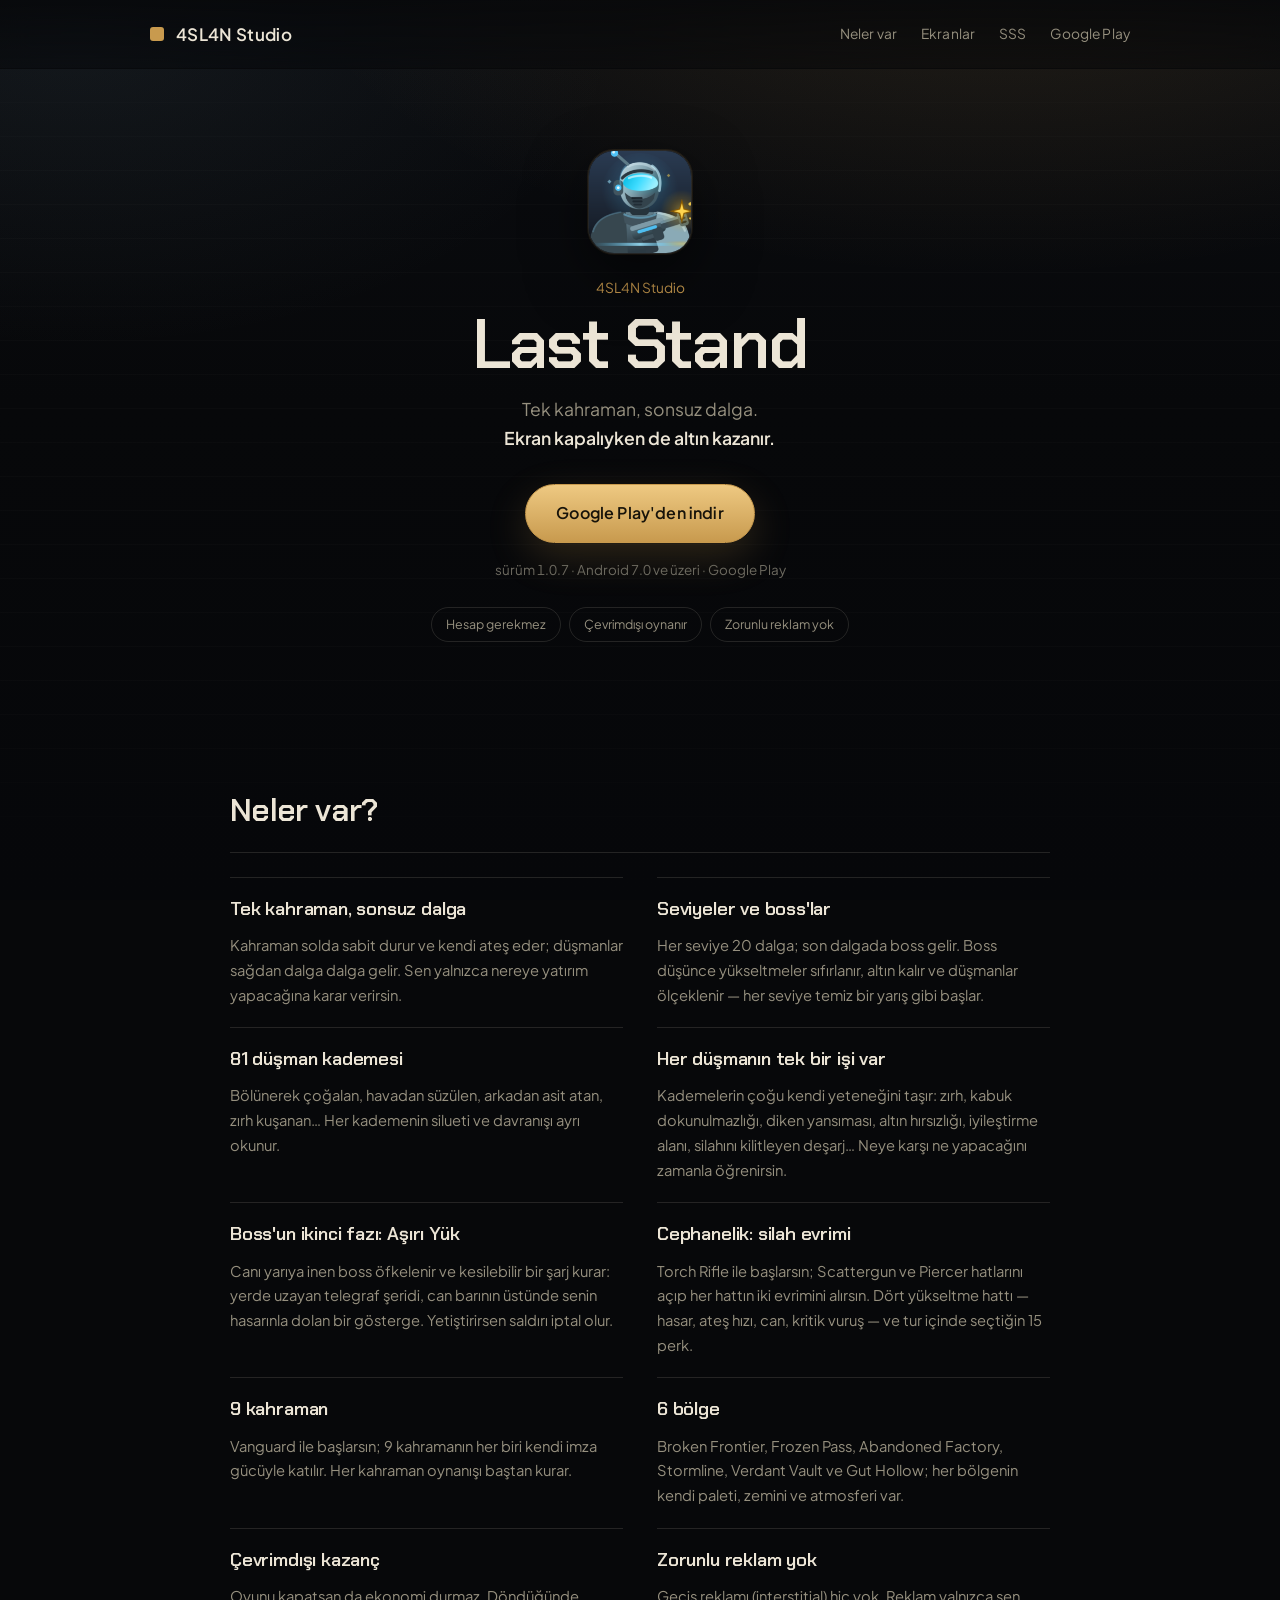
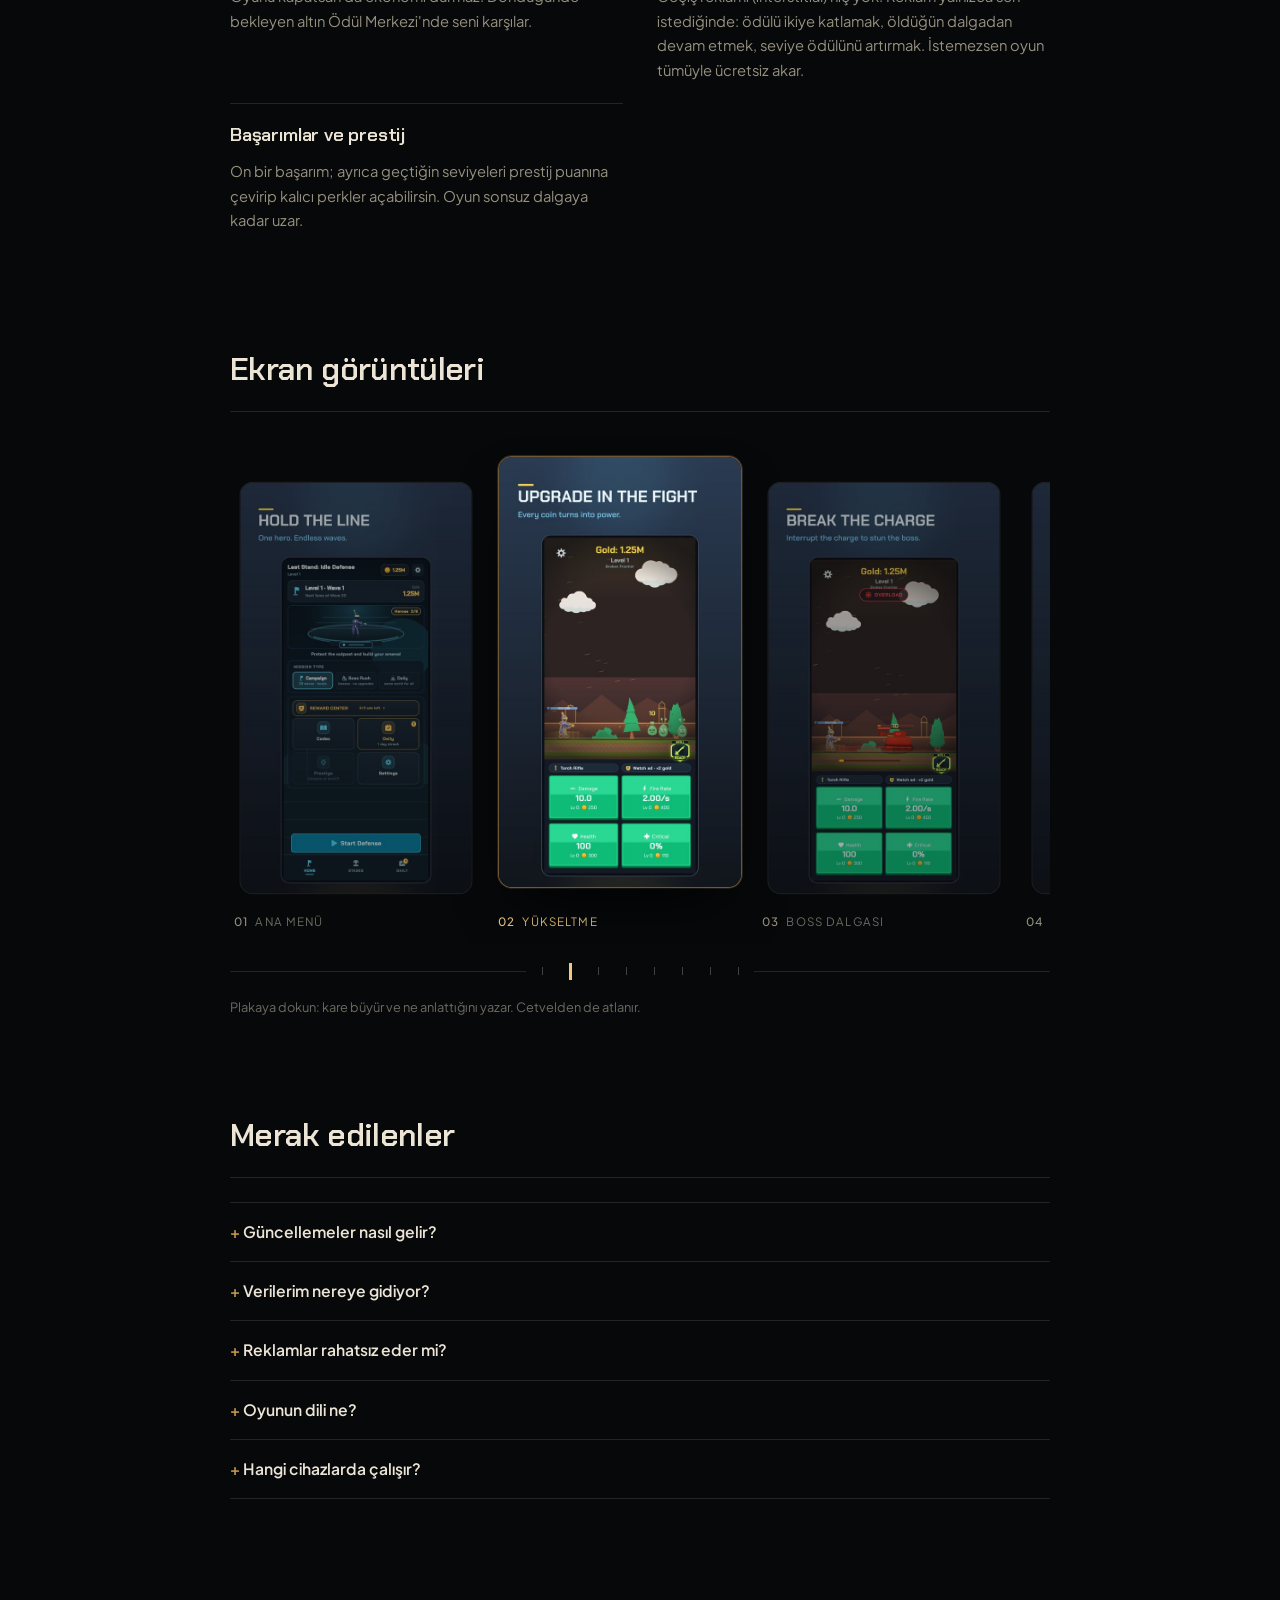
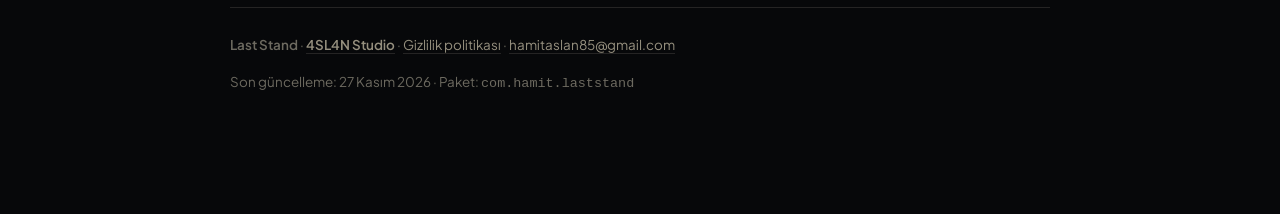
<file: last-stand/index.html>
<!DOCTYPE html>
<html lang="tr">
<head>
<meta charset="utf-8">
<meta name="viewport" content="width=device-width, initial-scale=1">
<title>Last Stand: Idle Defense — Idle Kule Savunması · Google Play</title>
<meta name="description" content="Last Stand: tek kahraman, sonsuz dalga. 81 düşman kademesi, boss'lar, silah evrimleri ve ekran kapalıyken de işleyen bir ekonomi. Google Play'de ücretsiz.">
<meta name="theme-color" content="#07080A">
<meta name="robots" content="index, follow">
<meta name="author" content="4SL4N Studio">
<meta name="application-name" content="Last Stand">
<meta name="keywords" content="idle oyun, kule savunma, tower defense, idle defense, android oyun, google play, çevrimdışı oyun, sonsuz dalga">
<link rel="canonical" href="https://hamit4sl4n.github.io/last-stand/">
<link rel="sitemap" type="application/xml" href="https://hamit4sl4n.github.io/last-stand/sitemap.xml">
<link rel="icon" type="image/png" href="gorseller/simge-48.png">
<meta property="og:type" content="website">
<meta property="og:site_name" content="Last Stand">
<meta property="og:locale" content="tr_TR">
<meta property="og:title" content="Last Stand: Idle Defense — tek kahraman, sonsuz dalga">
<meta property="og:description" content="Idle kule savunması: 81 düşman kademesi, boss'lar ve silah evrimleri. Google Play'de ücretsiz.">
<meta property="og:url" content="https://hamit4sl4n.github.io/last-stand/">
<meta property="og:image" content="https://hamit4sl4n.github.io/last-stand/gorseller/kapak.jpg">
<meta property="og:image:width" content="1024">
<meta property="og:image:height" content="500">
<meta property="og:image:alt" content="Last Stand kapak görseli: kahraman ve yaklaşan düşman dalgası">
<meta property="og:image:type" content="image/jpeg">
<meta name="twitter:card" content="summary_large_image">
<meta name="twitter:title" content="Last Stand: Idle Defense — tek kahraman, sonsuz dalga">
<meta name="twitter:description" content="81 düşman kademesi, boss'lar, silah evrimleri. Google Play'de ücretsiz.">
<meta name="twitter:image" content="https://hamit4sl4n.github.io/last-stand/gorseller/kapak.jpg">
<link rel="stylesheet" href="varliklar/yazitipleri.css">
<link rel="stylesheet" href="varliklar/kimlik.css">
<!-- uygulama-paketi: com.hamit.laststand -->
<script type="application/ld+json">
{
  "@context": "https://schema.org",
  "@type": "SoftwareApplication",
  "name": "Last Stand: Idle Defense",
  "alternateName": "Last Stand",
  "applicationCategory": "GameApplication",
  "applicationSubCategory": "Tower Defense",
  "operatingSystem": "Android 7.0 ve üzeri",
  "softwareVersion": "1.0.7",
  "url": "https://hamit4sl4n.github.io/last-stand/",
  "downloadUrl": "https://play.google.com/store/apps/details?id=com.hamit.laststand",
  "installUrl": "https://play.google.com/store/apps/details?id=com.hamit.laststand",
  "inLanguage": "en",
  "isAccessibleForFree": true,
  "offers": {
    "@type": "Offer",
    "price": "0",
    "priceCurrency": "TRY"
  },
  "publisher": {
    "@type": "Organization",
    "name": "4SL4N Studio"
  },
  "description": "Last Stand: Idle Defense — tek kahramanın solda durup otomatik ateş ettiği, düşmanların dalga dalga geldiği bir idle kule savunması. 81 düşman kademesi, boss'lar ve silah evrimleri.",
  "screenshot": "https://hamit4sl4n.github.io/last-stand/gorseller/ekran-01.jpg",
  "featureList": [
    "Idle kule savunması: tek kahraman, sonsuz dalga",
    "Seviye başına 20 dalga, sonunda boss",
    "81 düşman kademesi, her birinin kendi yeteneği",
    "Boss ikinci fazı: kesilebilir şarj saldırısı",
    "Silah evrimleri: Torch Rifle, Scattergun, Piercer",
    "9 kahraman ve dört yükseltme hattı",
    "6 bölge, kendi paletiyle",
    "Çevrimdışı kazanç ve Ödül Merkezi"
  ]
}
</script>
<script type="module" src="varliklar/murekkep.js"></script>
<style>
  
  .kap { max-width: 900px; margin: 0 auto; padding: 0 var(--bosluk) 80px; }
  
  .marka-isaret {
    display: inline-block;
    width: 14px;
    height: 14px;
    border-radius: 3px;
    background: var(--pirinc);
    flex: 0 0 auto;
  }
  
  .uygulama-kahraman {
    position: relative;
    padding: clamp(40px, 9vh, 84px) 0 clamp(30px, 6vh, 52px);
    text-align: center;
  }
  .simge {
    width: 104px;
    height: 104px;
    border-radius: 26px;
    display: block;
    margin: 0 auto 22px;
    border: 1px solid var(--kenar);
    box-shadow: 0 22px 60px rgba(0, 0, 0, .55), 0 0 0 1px rgba(200, 154, 78, .12);
  }
  .amblem {
    display: block;
    font-size: .86rem;
    color: var(--pirinc);
    margin: 0 0 12px;
  }
  .uygulama-kahraman h1 {
    font-family: var(--yazi-baslik);
    font-size: clamp(2.6rem, 11vw, 4.4rem);
    line-height: .96;
    letter-spacing: -.03em;
    font-weight: 600;
    margin: 0 0 16px;
  }
  .slogan {
    color: var(--kagit-soluk);
    font-size: clamp(.98rem, .35vw + .9rem, 1.1rem);
    max-width: 34em;
    margin: 0 auto 30px;
  }
  .slogan strong { color: var(--kagit); }
  .surum {
    color: var(--kagit-silik);
    font-size: .84rem;
    margin: 16px 0 0;
    font-variant-numeric: tabular-nums;
  }
  .rozetler {
    list-style: none;
    display: flex;
    flex-wrap: wrap;
    gap: 8px;
    justify-content: center;
    padding: 0;
    margin: 26px 0 0;
  }
  .rozetler li {
    font-size: .78rem;
    color: var(--kagit-soluk);
    padding: 6px 14px;
    border: 1px solid var(--kenar);
    border-radius: 999px;
  }
  
  section { margin-top: clamp(52px, 10vh, 92px); }
  section > h2 {
    font-family: var(--yazi-baslik);
    font-size: clamp(1.4rem, 3vw, 2rem);
    font-weight: 600;
    letter-spacing: -.02em;
    margin: 0 0 24px;
    padding-bottom: 14px;
    border-bottom: 1px solid var(--kenar);
  }
  
  .izgara {
    display: grid;
    grid-template-columns: repeat(auto-fill, minmax(258px, 1fr));
    gap: 0 clamp(20px, 3vw, 34px);
  }
  .kart {
    border-top: 1px solid var(--kenar);
    padding: 16px 0 20px;
  }
  .kart h3 {
    font-family: var(--yazi-baslik);
    margin: 0 0 8px;
    font-size: 1.16rem;
    font-weight: 600;
    letter-spacing: -.01em;
    color: var(--kagit);
  }
  .kart p { margin: 0; font-size: .92rem; color: var(--kagit-soluk); }
  
  .masa {
    display: flex;
    gap: clamp(12px, 2.4vw, 20px);
    overflow-x: auto;
    margin: 0;
    padding: 30px 4px 12px;
    list-style: none;
    scroll-snap-type: x mandatory;
    -webkit-overflow-scrolling: touch;
    scrollbar-width: none;
  }
  .masa::-webkit-scrollbar { display: none; }
  .masa-kart { flex: 0 0 auto; width: clamp(184px, 44vw, 244px); scroll-snap-align: center; margin: 0; }
  .masa-dugme {
    display: block;
    width: 100%;
    padding: 0;
    margin: 0;
    cursor: zoom-in;
    border: 1px solid var(--kenar);
    border-radius: var(--yuvarlak);
    background: var(--gece-kutu);
    overflow: hidden;
    
    transform: translateY(6px) scale(.955);
    opacity: .66;
    transition: transform var(--hizli) var(--yumusak), opacity var(--hizli) linear,
                border-color var(--hizli) linear, box-shadow var(--hizli) var(--yumusak);
  }
  .masa-kart img { display: block; width: 100%; aspect-ratio: 9 / 16; object-fit: cover; }
  .masa-kart[data-aktif] .masa-dugme {
    transform: translateY(-10px) scale(1);
    opacity: 1;
    border-color: rgba(200, 154, 78, .5);
    box-shadow: 0 28px 54px -20px rgba(0, 0, 0, .85), 0 0 0 1px rgba(238, 201, 130, .16);
  }
  .masa-dugme:hover { border-color: var(--kenar-kuvvetli); }
  .masa-dugme:focus-visible { outline: 2px solid var(--pirinc-parlak); outline-offset: 3px; }
  .masa-kunye {
    display: flex;
    align-items: baseline;
    gap: 8px;
    margin: 14px 0 0;
    font-size: .72rem;
    letter-spacing: .1em;
    text-transform: uppercase;
    color: var(--kagit-silik);
    transition: color var(--hizli) linear;
  }
  .masa-kunye b { font-weight: 500; letter-spacing: .06em; color: var(--kagit-soluk); }
  .masa-kart[data-aktif] .masa-kunye,
  .masa-kart[data-aktif] .masa-kunye b { color: var(--pirinc-parlak); }
  
  .cetvel { display: flex; align-items: center; gap: 4px; margin: 16px 0 0; padding: 0; list-style: none; }
  .cetvel::before, .cetvel::after { content: ''; height: 1px; flex: 1; background: var(--kenar); }
  .cetvel button {
    min-width: 24px;
    min-height: 24px;
    padding: 0;
    margin: 0;
    border: 0;
    background: none;
    cursor: pointer;
    display: grid;
    place-items: center;
  }
  .cetvel button::before {
    content: '';
    width: 1px;
    height: 8px;
    background: var(--kenar-kuvvetli);
    transition: width var(--hizli) var(--yumusak), height var(--hizli) var(--yumusak),
                background var(--hizli) linear;
  }
  .cetvel button[aria-current="true"]::before { width: 3px; height: 17px; background: var(--pirinc-parlak); }
  .cetvel button:focus-visible { outline: 2px solid var(--pirinc-parlak); outline-offset: 2px; }
  .masa-ipucu { margin: 14px 0 0; font-size: .8rem; color: var(--kagit-silik); }
  
  .masa-saray { position: relative; }
  @keyframes netleme {
    from { filter: brightness(.4) saturate(.25) contrast(1.14); opacity: .3; }
    to { filter: none; opacity: 1; }
  }
  @supports (animation-timeline: view()) {
    .masa-saray {
      animation: netleme linear both;
      animation-timeline: view();
      animation-range: entry 10% cover 32%;
    }
  }
  @media (prefers-reduced-motion: reduce) {
    .masa-saray, .buyuk[open] { animation: none !important; }
  }
  
  .buyuk {
    border: 1px solid var(--kenar-kuvvetli);
    border-radius: var(--yuvarlak);
    background: var(--gece-ust);
    color: var(--kagit);
    padding: 12px;
    max-width: min(94vw, 560px);
  }
  .buyuk::backdrop { background: rgba(4, 5, 7, .84); backdrop-filter: blur(3px); }
  .buyuk figure { margin: 0; }
  .buyuk img { display: block; width: 100%; max-height: 68vh; object-fit: contain; border-radius: var(--yuvarlak-kucuk); }
  .buyuk figcaption { margin-top: 12px; font-size: .8rem; color: var(--kagit-soluk); }
  .buyuk b {
    display: block;
    margin-bottom: 6px;
    font-size: .72rem;
    letter-spacing: .1em;
    text-transform: uppercase;
    color: var(--pirinc-parlak);
  }
  .buyuk-kapat {
    margin-top: 14px;
    min-height: 34px;
    padding: 8px 16px;
    font: inherit;
    font-size: .82rem;
    color: var(--kagit);
    background: none;
    border: 1px solid var(--kenar-kuvvetli);
    border-radius: 999px;
    cursor: pointer;
  }
  .buyuk-kapat:hover { border-color: var(--pirinc); color: var(--pirinc-parlak); }
  .buyuk[open] { animation: buyuk-gel .22s var(--yumusak) both; }
  @keyframes buyuk-gel { from { opacity: 0; transform: scale(.97) translateY(8px); } }
  @media (max-width: 660px) {
    .masa-kart { width: 68vw; }
  }
  
  ol.adimlar { list-style: none; counter-reset: adim; margin: 0; padding: 0; }
  ol.adimlar li {
    counter-increment: adim;
    position: relative;
    margin: 0;
    padding: 18px 0 18px 62px;
    border-top: 1px solid var(--kenar);
    font-size: .95rem;
    color: var(--kagit-soluk);
  }
  ol.adimlar li::before {
    content: counter(adim);
    position: absolute;
    left: 0;
    top: 18px;
    width: 34px;
    height: 34px;
    border-radius: 50%;
    text-align: center;
    line-height: 32px;
    border: 1px solid rgba(200, 154, 78, .45);
    color: var(--pirinc-parlak);
    font-weight: 600;
    font-size: .9rem;
  }
  ol.adimlar strong { color: var(--kagit); }
  .not {
    font-size: .86rem;
    color: var(--kagit-silik);
    border-left: 1px solid var(--kenar-kuvvetli);
    padding: 4px 0 4px 16px;
    margin: 20px 0 0;
  }
  
  details { border-top: 1px solid var(--kenar); padding: 16px 0; }
  details:last-of-type { border-bottom: 1px solid var(--kenar); }
  summary { cursor: pointer; font-weight: 600; font-size: .98rem; list-style: none; }
  summary::-webkit-details-marker { display: none; }
  summary::before { content: '+ '; color: var(--pirinc); font-weight: 600; }
  details[open] summary::before { content: '– '; }
  details p { margin: 12px 0 0; font-size: .93rem; color: var(--kagit-soluk); }
  
  .hash {
    display: block;
    word-break: break-all;
    background: var(--gece-kutu);
    border: 1px solid var(--kenar);
    border-radius: var(--yuvarlak-kucuk);
    padding: 14px 16px;
    font-size: .8rem;
    color: var(--iyi);
    line-height: 1.55;
  }
  @media (max-width: 640px) {
    .kap { padding-bottom: 56px; }
  }
</style>
</head>
<body>
<header class="ustbar">
  <div class="ortak ustbar-ic">
    <a class="marka" href="https://hamit4sl4n.github.io/">
      <span class="marka-isaret" aria-hidden="true"></span>
      <span>4SL4N Studio</span>
    </a>
    <nav class="ustbar-baglantilar" aria-label="Sayfa bölümleri">
      <a href="#neler-var">Neler var</a>
      <a href="#ekranlar">Ekranlar</a>
      <a href="#sss">SSS</a>
      <a href="https://play.google.com/store/apps/details?id=com.hamit.laststand" target="_blank" rel="noopener noreferrer">Google Play</a>
    </nav>
  </div>
</header>
<div class="kap">
  <header class="uygulama-kahraman">
    <img class="simge morf" src="gorseller/simge-192.png" width="104" height="104"
         alt="Last Stand oyun simgesi: koyu zemin üzerinde nişangâh ve dalga">
    <p class="amblem">4SL4N Studio</p>
    <h1>Last Stand</h1>
    <p class="slogan">
      Tek kahraman, sonsuz dalga.<br>
      <strong>Ekran kapalıyken de altın kazanır.</strong>
    </p>
    <a class="dugme" href="https://play.google.com/store/apps/details?id=com.hamit.laststand" target="_blank" rel="noopener noreferrer">Google Play'den indir</a>
    <p class="surum">sürüm 1.0.7 · Android 7.0 ve üzeri · Google Play</p>
    <ul class="rozetler">
      <li>Hesap gerekmez</li>
      <li>Çevrimdışı oynanır</li>
      <li>Zorunlu reklam yok</li>
    </ul>
  </header>
  <section id="neler-var" class="belir">
    <h2>Neler var?</h2>
    <div class="izgara">
      <div class="kart">
        <h3>Tek kahraman, sonsuz dalga</h3>
        <p>Kahraman solda sabit durur ve kendi ateş eder; düşmanlar sağdan dalga
           dalga gelir. Sen yalnızca nereye yatırım yapacağına karar verirsin.</p>
      </div>
      <div class="kart">
        <h3>Seviyeler ve boss'lar</h3>
        <p>Her seviye 20 dalga; son dalgada boss gelir. Boss düşünce yükseltmeler
           sıfırlanır, altın kalır ve düşmanlar ölçeklenir — her seviye temiz bir
           yarış gibi başlar.</p>
      </div>
      <div class="kart">
        <h3>81 düşman kademesi</h3>
        <p>Bölünerek çoğalan, havadan süzülen, arkadan asit atan, zırh kuşanan…
           Her kademenin silueti ve davranışı ayrı okunur.</p>
      </div>
      <div class="kart">
        <h3>Her düşmanın tek bir işi var</h3>
        <p>Kademelerin çoğu kendi yeteneğini taşır: zırh, kabuk dokunulmazlığı, diken
           yansıması, altın hırsızlığı, iyileştirme alanı, silahını kilitleyen
           deşarj… Neye karşı ne yapacağını zamanla öğrenirsin.</p>
      </div>
      <div class="kart">
        <h3>Boss'un ikinci fazı: Aşırı Yük</h3>
        <p>Canı yarıya inen boss öfkelenir ve kesilebilir bir şarj kurar: yerde
           uzayan telegraf şeridi, can barının üstünde senin hasarınla dolan bir
           gösterge. Yetiştirirsen saldırı iptal olur.</p>
      </div>
      <div class="kart">
        <h3>Cephanelik: silah evrimi</h3>
        <p>Torch Rifle ile başlarsın; Scattergun ve Piercer hatlarını açıp her
           hattın iki evrimini alırsın. Dört yükseltme hattı — hasar, ateş hızı,
           can, kritik vuruş — ve tur içinde seçtiğin 15 perk.</p>
      </div>
      <div class="kart">
        <h3>9 kahraman</h3>
        <p>Vanguard ile başlarsın; 9 kahramanın her biri kendi imza
           gücüyle katılır. Her kahraman oynanışı baştan kurar.</p>
      </div>
      <div class="kart">
        <h3>6 bölge</h3>
        <p>Broken Frontier, Frozen Pass, Abandoned Factory, Stormline, Verdant
           Vault ve Gut Hollow; her bölgenin kendi paleti, zemini ve atmosferi var.</p>
      </div>
      <div class="kart">
        <h3>Çevrimdışı kazanç</h3>
        <p>Oyunu kapatsan da ekonomi durmaz. Döndüğünde bekleyen altın Ödül
           Merkezi'nde seni karşılar.</p>
      </div>
      <div class="kart">
        <h3>Zorunlu reklam yok</h3>
        <p>Geçiş reklamı (interstitial) hiç yok. Reklam yalnızca sen istediğinde:
           ödülü ikiye katlamak, öldüğün dalgadan devam etmek, seviye ödülünü
           artırmak. İstemezsen oyun tümüyle ücretsiz akar.</p>
      </div>
      <div class="kart">
        <h3>Başarımlar ve prestij</h3>
        <p>On bir başarım; ayrıca geçtiğin seviyeleri prestij puanına çevirip
           kalıcı perkler açabilirsin. Oyun sonsuz dalgaya kadar uzar.</p>
      </div>
    </div>
  </section>
  <section id="ekranlar" class="belir">
    <h2>Ekran görüntüleri</h2>
    <div class="masa-saray">
      <ol class="masa">
        <li class="masa-kart" data-ad="Ana menü">
          <button class="masa-dugme" type="button" data-ad="01 · ANA MENÜ"
                  data-not="Kahraman vitrini, altın ve tek başla düğmesi."
                  data-buyuk="gorseller/ekran-01.jpg" aria-label="Ana menü karesini büyüt">
            <img src="gorseller/ekran-01.jpg" alt="Ana menü: kahraman vitrini, altın çubuğu ve başla düğmesi" loading="lazy">
          </button>
          <p class="masa-kunye"><b>01</b> Ana menü</p>
        </li>
        <li class="masa-kart" data-ad="Yükseltme paneli">
          <button class="masa-dugme" type="button" data-ad="02 · YÜKSELTME"
                  data-not="Panel canlı savaşın üstünde açılır: her altın güce dönüşür."
                  data-buyuk="gorseller/ekran-02.jpg" aria-label="Yükseltme karesini büyüt">
            <img src="gorseller/ekran-02.jpg" alt="Canlı savaş ve üstünde yükseltme paneli: hasar, ateş hızı, can, kritik kartları" loading="lazy">
          </button>
          <p class="masa-kunye"><b>02</b> Yükseltme</p>
        </li>
        <li class="masa-kart" data-ad="Boss dalgası">
          <button class="masa-dugme" type="button" data-ad="03 · BOSS DALGASI"
                  data-not="Boss şarj kurar, şerit dolar; kesersen boss kilitlenir."
                  data-buyuk="gorseller/ekran-03.jpg" aria-label="Boss savaşı karesini büyüt">
            <img src="gorseller/ekran-03.jpg" alt="Boss savaşı: tank boss, yerde kesilebilir şarj telegrafı ve aşırı yük göstergesi" loading="lazy">
          </button>
          <p class="masa-kunye"><b>03</b> Boss dalgası</p>
        </li>
        <li class="masa-kart" data-ad="Ödül Merkezi">
          <button class="masa-dugme" type="button" data-ad="04 · ÖDÜL MERKEZİ"
                  data-not="Günlük haklar ve reklam davetleri; reklam yalnızca sen istediğinde."
                  data-buyuk="gorseller/ekran-04.jpg" aria-label="Ödül Merkezi karesini büyüt">
            <img src="gorseller/ekran-04.jpg" alt="Ödül Merkezi: günlük haklar ve reklam davetleri" loading="lazy">
          </button>
          <p class="masa-kunye"><b>04</b> Ödül Merkezi</p>
        </li>
        <li class="masa-kart" data-ad="9 kahraman">
          <button class="masa-dugme" type="button" data-ad="05 · 9 KAHRAMAN"
                  data-not="9 kahraman, dört güç kastı; seçim kayda girer."
                  data-buyuk="gorseller/ekran-05.jpg" aria-label="Kahraman seçimi karesini büyüt">
            <img src="gorseller/ekran-05.jpg" alt="Kahraman seçimi: 9 kahraman ve imza güçleri" loading="lazy">
          </button>
          <p class="masa-kunye"><b>05</b> 9 kahraman</p>
        </li>
        <li class="masa-kart" data-ad="Cephanelik">
          <button class="masa-dugme" type="button" data-ad="06 · CEPHANELİK"
                  data-not="Üç hat, iki evrim: seçim kalıcı, geri dönüşü yok."
                  data-buyuk="gorseller/ekran-06.jpg" aria-label="Cephanelik karesini büyüt">
            <img src="gorseller/ekran-06.jpg" alt="Cephanelik: üç silah hattı ve evrimleri" loading="lazy">
          </button>
          <p class="masa-kunye"><b>06</b> Cephanelik</p>
        </li>
        <li class="masa-kart" data-ad="Perk seçimi">
          <button class="masa-dugme" type="button" data-ad="07 · PERK SEÇİMİ"
                  data-not="Her turun inşası farklı: dalga aralarında seçilen perkler koşuyu şekillendirir."
                  data-buyuk="gorseller/ekran-07.jpg" aria-label="Perk seçimi karesini büyüt">
            <img src="gorseller/ekran-07.jpg" alt="Perk seçimi: dalga aralarında seçilen kalıcı güçlendirmeler" loading="lazy">
          </button>
          <p class="masa-kunye"><b>07</b> Perk seçimi</p>
        </li>
        <li class="masa-kart" data-ad="Çevrimdışı kazanç">
          <button class="masa-dugme" type="button" data-ad="08 · ÇEVRİMDIŞI KAZANÇ"
                  data-not="Ekran kapalıyken de altın birikir; dönünce Ödül Merkezi'nde karşılar."
                  data-buyuk="gorseller/ekran-08.jpg" aria-label="Çevrimdışı kazanç karesini büyüt">
            <img src="gorseller/ekran-08.jpg" alt="Çevrimdışı kazanç: dönünce biriken altın kartı" loading="lazy">
          </button>
          <p class="masa-kunye"><b>08</b> Çevrimdışı kazanç</p>
        </li>
      </ol>
      <ol class="cetvel"></ol>
      <p class="masa-ipucu">Plakaya dokun: kare büyür ve ne anlattığını yazar. Cetvelden de atlanır.</p>
    </div>
    <dialog class="buyuk" id="plaka-buyuk">
      <figure>
        <img id="buyuk-gorsel" src="gorseller/ekran-01.jpg" alt="">
        <figcaption><b id="buyuk-ad"></b><span id="buyuk-not"></span></figcaption>
      </figure>
      <form method="dialog"><button class="buyuk-kapat" type="submit">Kapat</button></form>
    </dialog>
  </section>
  <section id="sss" class="belir">
    <h2>Merak edilenler</h2>
    <details>
      <summary>Güncellemeler nasıl gelir?</summary>
      <p>Yeni sürüm çıktığında Google Play üzerinden otomatik olarak güncellenir;
         ilerlemen, altının ve açtığın her şey cihazında korunur.</p>
    </details>
    <details>
      <summary>Verilerim nereye gidiyor?</summary>
      <p>Hiçbir yere. Oyunun sunucusu ve üyeliği yoktur; ilerlemen, ayarların ve
         rekorların yalnızca kendi cihazında saklanır. Yalnızca reklamlar için
         Google AdMob teknik verileri kendi politikası çerçevesinde işler.
         Ayrıntı: <a href="https://hamit4sl4n.github.io/gizlilik/laststand/">gizlilik politikası</a>.</p>
    </details>
    <details>
      <summary>Reklamlar rahatsız eder mi?</summary>
      <p>Tam ekran geçiş reklamı yok. Reklam yalnızca <em>ödüllü</em> ve yalnızca
         sen istediğinde: seviye ödülünü ikiye katlamak, öldüğün dalgadan devam
         etmek, savaş içi güç almak gibi. Hiç reklam izlemeden de oyunun tamamı
         oynanır.</p>
    </details>
    <details>
      <summary>Oyunun dili ne?</summary>
      <p>Oyun içi metinler şu an İngilizce. Türkçe dil desteği planlanıyor;
         hazır olduğunda bu sayfadan duyurulacak.</p>
    </details>
    <details>
      <summary>Hangi cihazlarda çalışır?</summary>
      <p>Oyun Android 7.0 ve üzeri cihazlar için Google Play üzerinden yayımlanır
         (iPhone sürümü yoktur). Çevrimdışı oynanır; yalnızca ödüllü reklamlar
         ve çevrimdışı kazancın hesabı için internet gerekir.</p>
    </details>
  </section>
  <footer>
    <div class="alt-izgara">
      <p>
        <strong>Last Stand</strong> · <a href="https://hamit4sl4n.github.io/"><strong>4SL4N Studio</strong></a> ·
        <a href="https://hamit4sl4n.github.io/gizlilik/laststand/">Gizlilik politikası</a> ·
        <a href="mailto:hamitaslan85@gmail.com">hamitaslan85@gmail.com</a>
      </p>
      <p>Son güncelleme: 27 Kasım 2026 · Paket: <code>com.hamit.laststand</code></p>
    </div>
  </footer>
</div>
</body>
</html>
</file>
<file: last-stand/varliklar/yazitipleri.css>
@font-face{font-family:'Plus Jakarta Sans';font-style:normal;font-weight:400;font-display:swap;src:url(jakarta-sans-400-latin-ext.woff2) format('woff2');unicode-range:U+0100-02BA, U+02BD-02C5, U+02C7-02CC, U+02CE-02D7, U+02DD-02FF, U+0304, U+0308, U+0329, U+1D00-1DBF, U+1E00-1E9F, U+1EF2-1EFF, U+2020, U+20A0-20AB, U+20AD-20C4, U+2113, U+2C60-2C7F, U+A720-A7FF;}
@font-face{font-family:'Plus Jakarta Sans';font-style:normal;font-weight:400;font-display:swap;src:url(jakarta-sans-400-latin.woff2) format('woff2');unicode-range:U+0000-00FF, U+0131, U+0152-0153, U+02BB-02BC, U+02C6, U+02DA, U+02DC, U+0304, U+0308, U+0329, U+2000-206F, U+20AC, U+2122, U+2191, U+2193, U+2212, U+2215, U+FEFF, U+FFFD;}
@font-face{font-family:'Plus Jakarta Sans';font-style:normal;font-weight:500;font-display:swap;src:url(jakarta-sans-500-latin-ext.woff2) format('woff2');unicode-range:U+0100-02BA, U+02BD-02C5, U+02C7-02CC, U+02CE-02D7, U+02DD-02FF, U+0304, U+0308, U+0329, U+1D00-1DBF, U+1E00-1E9F, U+1EF2-1EFF, U+2020, U+20A0-20AB, U+20AD-20C4, U+2113, U+2C60-2C7F, U+A720-A7FF;}
@font-face{font-family:'Plus Jakarta Sans';font-style:normal;font-weight:500;font-display:swap;src:url(jakarta-sans-500-latin.woff2) format('woff2');unicode-range:U+0000-00FF, U+0131, U+0152-0153, U+02BB-02BC, U+02C6, U+02DA, U+02DC, U+0304, U+0308, U+0329, U+2000-206F, U+20AC, U+2122, U+2191, U+2193, U+2212, U+2215, U+FEFF, U+FFFD;}
@font-face{font-family:'Plus Jakarta Sans';font-style:normal;font-weight:600;font-display:swap;src:url(jakarta-sans-600-latin-ext.woff2) format('woff2');unicode-range:U+0100-02BA, U+02BD-02C5, U+02C7-02CC, U+02CE-02D7, U+02DD-02FF, U+0304, U+0308, U+0329, U+1D00-1DBF, U+1E00-1E9F, U+1EF2-1EFF, U+2020, U+20A0-20AB, U+20AD-20C4, U+2113, U+2C60-2C7F, U+A720-A7FF;}
@font-face{font-family:'Plus Jakarta Sans';font-style:normal;font-weight:600;font-display:swap;src:url(jakarta-sans-600-latin.woff2) format('woff2');unicode-range:U+0000-00FF, U+0131, U+0152-0153, U+02BB-02BC, U+02C6, U+02DA, U+02DC, U+0304, U+0308, U+0329, U+2000-206F, U+20AC, U+2122, U+2191, U+2193, U+2212, U+2215, U+FEFF, U+FFFD;}
@font-face{font-family:'Chakra Petch';font-style:normal;font-weight:500;font-display:swap;src:url(chakra-petch-500-latin-ext.woff2) format('woff2');unicode-range:U+0100-02BA, U+02BD-02C5, U+02C7-02CC, U+02CE-02D7, U+02DD-02FF, U+0304, U+0308, U+0329, U+1D00-1DBF, U+1E00-1E9F, U+1EF2-1EFF, U+2020, U+20A0-20AB, U+20AD-20C4, U+2113, U+2C60-2C7F, U+A720-A7FF;}
@font-face{font-family:'Chakra Petch';font-style:normal;font-weight:500;font-display:swap;src:url(chakra-petch-500-latin.woff2) format('woff2');unicode-range:U+0000-00FF, U+0131, U+0152-0153, U+02BB-02BC, U+02C6, U+02DA, U+02DC, U+0304, U+0308, U+0329, U+2000-206F, U+20AC, U+2122, U+2191, U+2193, U+2212, U+2215, U+FEFF, U+FFFD;}
@font-face{font-family:'Chakra Petch';font-style:normal;font-weight:600;font-display:swap;src:url(chakra-petch-600-latin-ext.woff2) format('woff2');unicode-range:U+0100-02BA, U+02BD-02C5, U+02C7-02CC, U+02CE-02D7, U+02DD-02FF, U+0304, U+0308, U+0329, U+1D00-1DBF, U+1E00-1E9F, U+1EF2-1EFF, U+2020, U+20A0-20AB, U+20AD-20C4, U+2113, U+2C60-2C7F, U+A720-A7FF;}
@font-face{font-family:'Chakra Petch';font-style:normal;font-weight:600;font-display:swap;src:url(chakra-petch-600-latin.woff2) format('woff2');unicode-range:U+0000-00FF, U+0131, U+0152-0153, U+02BB-02BC, U+02C6, U+02DA, U+02DC, U+0304, U+0308, U+0329, U+2000-206F, U+20AC, U+2122, U+2191, U+2193, U+2212, U+2215, U+FEFF, U+FFFD;}
@font-face{font-family:'Chakra Petch';font-style:normal;font-weight:700;font-display:swap;src:url(chakra-petch-700-latin-ext.woff2) format('woff2');unicode-range:U+0100-02BA, U+02BD-02C5, U+02C7-02CC, U+02CE-02D7, U+02DD-02FF, U+0304, U+0308, U+0329, U+1D00-1DBF, U+1E00-1E9F, U+1EF2-1EFF, U+2020, U+20A0-20AB, U+20AD-20C4, U+2113, U+2C60-2C7F, U+A720-A7FF;}
@font-face{font-family:'Chakra Petch';font-style:normal;font-weight:700;font-display:swap;src:url(chakra-petch-700-latin.woff2) format('woff2');unicode-range:U+0000-00FF, U+0131, U+0152-0153, U+02BB-02BC, U+02C6, U+02DA, U+02DC, U+0304, U+0308, U+0329, U+2000-206F, U+20AC, U+2122, U+2191, U+2193, U+2212, U+2215, U+FEFF, U+FFFD;}
</file>
<file: last-stand/varliklar/kimlik.css>
:root {
  
  --gece: #07080a;
  --gece-ust: #0d0f13;
  --gece-kutu: #12151a;
  --kenar: rgba(237, 230, 215, .13);
  --kenar-kuvvetli: rgba(237, 230, 215, .26);
  --kagit: #ece5d6;
  --kagit-soluk: #96907f;
  --kagit-silik: #6d6a60;
  --pirinc: #c89a4e;
  --pirinc-parlak: #eec982;
  --iyi: #7fb069;

  
  --olcu: 1060px;
  --bosluk: clamp(20px, 5vw, 40px);
  --yuvarlak: 14px;
  --yuvarlak-kucuk: 10px;

  
  --yazi: 'Plus Jakarta Sans', system-ui, -apple-system, 'Segoe UI', sans-serif;
  --yazi-baslik: 'Chakra Petch', system-ui, -apple-system, 'Segoe UI', sans-serif;

  
  --yumusak: cubic-bezier(.2, .7, .2, 1);
  --hizli: .18s;
}

*, *::before, *::after { box-sizing: border-box; }

html {
  -webkit-text-size-adjust: 100%;
  scroll-behavior: smooth;
  color-scheme: dark;
  
  scroll-padding-top: 92px;
}

body {
  margin: 0;
  background: var(--gece);
  color: var(--kagit);
  font-family: var(--yazi);
  font-size: clamp(15.5px, .55vw + 14.6px, 17px);
  line-height: 1.68;
  -webkit-font-smoothing: antialiased;
  text-rendering: optimizeLegibility;
  overflow-x: hidden;
}


body::before {
  content: '';
  position: fixed;
  inset: 0;
  z-index: -2;
  pointer-events: none;
  background:
    radial-gradient(1200px 620px at 78% -12%, rgba(200, 154, 78, .16), transparent 62%),
    radial-gradient(900px 520px at 6% 4%, rgba(120, 150, 160, .09), transparent 60%),
    linear-gradient(180deg, #0a0c10 0%, #07080a 45%, #06070a 100%);
}
body::after {
  content: '';
  position: fixed;
  inset: 0;
  z-index: -1;
  pointer-events: none;
  opacity: .5;
  background-image: repeating-linear-gradient(
    180deg,
    rgba(237, 230, 215, .045) 0 1px,
    transparent 1px 34px
  );
  
  -webkit-mask-image: linear-gradient(180deg, transparent, #000 18%, #000 78%, transparent);
  mask-image: linear-gradient(180deg, transparent, #000 18%, #000 78%, transparent);
}

::selection { background: var(--pirinc); color: #16130a; }

a {
  color: var(--kagit);
  text-decoration: none;
  border-bottom: 1px solid var(--kenar-kuvvetli);
  transition: border-color var(--hizli), color var(--hizli);
}
a:hover { color: var(--pirinc-parlak); border-bottom-color: var(--pirinc); }

:focus-visible {
  outline: 2px solid var(--pirinc-parlak);
  outline-offset: 3px;
  border-radius: 3px;
}

h1, h2, h3 { font-weight: 500; }


.sayi, .kayit-olcu, .ozet dd, time { font-variant-numeric: tabular-nums; }

.ortak {
  width: 100%;
  max-width: var(--olcu);
  margin: 0 auto;
  padding: 0 var(--bosluk);
}


.ustbar {
  position: sticky;
  top: 0;
  z-index: 40;
  -webkit-backdrop-filter: blur(14px) saturate(140%);
  backdrop-filter: blur(14px) saturate(140%);
  background: linear-gradient(180deg, rgba(7, 8, 10, .86), rgba(7, 8, 10, .55));
  border-bottom: 1px solid transparent;
  transition: border-color .3s ease, background-color .3s ease;
}

.ustbar.kaydi { border-bottom-color: var(--kenar); }

.ustbar-ic {
  display: flex;
  align-items: center;
  flex-wrap: wrap;
  gap: 4px 14px;
  min-height: 68px;
}
.marka {
  display: flex;
  align-items: center;
  gap: 12px;
  border: 0;
  font-weight: 600;
  letter-spacing: .02em;
}
.marka img, .marka svg {
  width: 30px;
  height: 30px;
  display: block;
  border-radius: 8px;
  background: var(--kagit);
  padding: 3px;
}
.marka span { white-space: nowrap; }
.marka:hover { color: var(--pirinc-parlak); }
.ustbar-baglantilar {
  margin-left: auto;
  display: flex;
  align-items: center;
  flex-wrap: wrap;
  gap: 6px clamp(12px, 2.4vw, 24px);
  font-size: .86rem;
  letter-spacing: .01em;
}

.ustbar-baglantilar a {
  display: inline-flex;
  align-items: flex-end;
  min-height: 26px;
  padding-block-start: 4px;
  margin-block-start: -4px;
  border-bottom-color: transparent;
  color: var(--kagit-soluk);
}
.ustbar-baglantilar a:hover { color: var(--kagit); border-bottom-color: var(--kenar-kuvvetli); }


.kahraman {
  position: relative;
  min-height: min(100svh, 900px);
  display: flex;
  align-items: center;
  padding: clamp(64px, 12vh, 140px) 0 clamp(48px, 8vh, 96px);
  overflow: hidden;
  overflow: clip;
}

.murekkep {
  position: absolute;
  inset: 0;
  width: 100%;
  height: 100%;
  display: block;
  z-index: 0;
  
  pointer-events: none;
}
.kahraman::after {
  content: '';
  position: absolute;
  inset: 0;
  z-index: 1;
  pointer-events: none;
  background: linear-gradient(180deg, rgba(7, 8, 10, .55) 0%, rgba(7, 8, 10, .18) 38%, rgba(7, 8, 10, .92) 100%);
}
.kahraman-ic {
  position: relative;
  z-index: 2;
  width: 100%;
}

.murekkep-yok .murekkep { display: none; }
.murekkep-yok .kahraman::after {
  background:
    radial-gradient(620px 380px at 22% 30%, rgba(200, 154, 78, .22), transparent 70%),
    radial-gradient(520px 320px at 82% 62%, rgba(110, 140, 150, .16), transparent 72%),
    linear-gradient(180deg, rgba(7, 8, 10, .35), rgba(7, 8, 10, .95));
}

.isaret { display: block; width: clamp(72px, 11vw, 116px); height: auto; margin-bottom: clamp(18px, 3vh, 30px); }
.isaret .cizik {
  stroke: var(--kagit);
  stroke-width: 12;
  stroke-linecap: round;
  stroke-dasharray: var(--boy, 120);
  stroke-dashoffset: var(--boy, 120);
  animation: ciz .55s var(--yumusak) both;
}
.isaret .cizik:nth-child(1) { animation-delay: .05s; }
.isaret .cizik:nth-child(2) { animation-delay: .12s; }
.isaret .cizik:nth-child(3) { animation-delay: .19s; }
.isaret .cizik:nth-child(4) { animation-delay: .26s; }
.isaret .capraz {
  stroke: var(--pirinc);
  stroke-width: 9;
  stroke-linecap: round;
  stroke-dasharray: var(--boy, 160);
  stroke-dashoffset: var(--boy, 160);
  animation: ciz .5s var(--yumusak) .46s both;
}
.isaret .cetvel {
  fill: var(--pirinc);
  transform-box: fill-box;
  transform-origin: left center;
  animation: cetvel .45s var(--yumusak) .72s both;
}
@keyframes ciz { to { stroke-dashoffset: 0; } }
@keyframes cetvel { from { transform: scaleX(0); } to { transform: scaleX(1); } }

.amblem-satir {
  display: flex;
  align-items: center;
  gap: 14px;
  margin: 0 0 14px;
  font-size: .86rem;
  letter-spacing: .01em;
  color: var(--pirinc);
}
.amblem-satir::after {
  content: '';
  height: 1px;
  flex: 1;
  background: linear-gradient(90deg, var(--kenar-kuvvetli), transparent);
  transform-origin: left;
  animation: cetvel .9s var(--yumusak) .35s both;
}


.buyuk {
  font-family: var(--yazi-baslik);
  font-size: clamp(2.5rem, 7.6vw, 5.2rem);
  line-height: .97;
  letter-spacing: -.028em;
  font-weight: 600;
  margin: 0 0 clamp(18px, 3vh, 28px);
  max-width: 17ch;
  text-wrap: balance;
}
.buyuk em {
  font-style: normal;
  color: var(--pirinc-parlak);
}
.giris {
  color: var(--kagit-soluk);
  font-size: clamp(.98rem, .3vw + .9rem, 1.08rem);
  max-width: 56ch;
  margin: 0;
}
.giris strong { color: var(--kagit); font-weight: 600; }


.kaydir-isaret {
  margin-top: clamp(30px, 5vh, 54px);
  display: flex;
  align-items: center;
  gap: 12px;
  font-size: .84rem;
  letter-spacing: .01em;
  color: var(--kagit-silik);
}
.kaydir-isaret::before {
  content: '';
  width: 34px;
  height: 1px;
  background: var(--kenar-kuvvetli);
  animation: nabiz 2.6s var(--yumusak) infinite;
  transform-origin: left;
}
@keyframes nabiz {
  0%, 100% { transform: scaleX(.4); opacity: .5; }
  50% { transform: scaleX(1); opacity: 1; }
}


.ozet {
  list-style: none;
  display: flex;
  flex-wrap: wrap;
  gap: 0;
  margin: clamp(28px, 5vh, 44px) 0 0;
  padding: 0;
  border-top: 1px solid var(--kenar);
  border-bottom: 1px solid var(--kenar);
}
.ozet > div {
  flex: 1 1 150px;
  padding: 16px 20px 16px 0;
  min-width: 0;
}
.ozet > div + div { border-left: 1px solid var(--kenar); padding-left: 20px; }
.ozet dt {
  font-size: .74rem;
  letter-spacing: .12em;
  text-transform: uppercase;
  color: var(--kagit-silik);
  margin: 0 0 6px;
}
.ozet dd {
  margin: 0;
  font-family: var(--yazi-baslik);
  font-size: clamp(1.5rem, 3.4vw, 2.1rem);
  font-weight: 600;
  letter-spacing: -.02em;
  line-height: 1;
}


.bolum { margin-top: clamp(60px, 11vh, 116px); }
.bolum > h2 {
  font-family: var(--yazi-baslik);
  font-size: clamp(1.35rem, 2.6vw, 1.9rem);
  letter-spacing: -.02em;
  font-weight: 600;
  margin: 0 0 6px;
}
.bolum > .ipucu {
  color: var(--kagit-silik);
  font-size: .9rem;
  margin: 0 0 22px;
  max-width: 52ch;
}


.kayitlar { border-top: 1px solid var(--kenar); }
.kayit {
  position: relative;
  display: grid;
  grid-template-columns: auto minmax(0, 1fr) auto auto;
  align-items: center;
  gap: 6px 18px;
  padding: 18px 10px;
  border-bottom: 1px solid var(--kenar);
  isolation: isolate;
}

a.kayit::before {
  content: '';
  position: absolute;
  inset: 0;
  z-index: -1;
  opacity: 0;
  background: radial-gradient(280px 160px at var(--mx, 50%) var(--my, 50%), rgba(200, 154, 78, .13), transparent 72%);
  transition: opacity .25s ease;
}
a.kayit:hover::before, a.kayit:focus-visible::before { opacity: 1; }

a.kayit::after {
  content: '';
  position: absolute;
  left: 0;
  right: 0;
  bottom: -1px;
  height: 1px;
  background: var(--pirinc);
  transform: scaleX(0);
  transform-origin: left;
  transition: transform .32s var(--yumusak);
}
a.kayit:hover::after, a.kayit:focus-visible::after { transform: scaleX(1); }
a.kayit { cursor: pointer; }

.kayit-simge {
  grid-column: 1;
  grid-row: 1 / span 2;
  width: 52px;
  height: 52px;
  border-radius: var(--yuvarlak-kucuk);
  border: 1px solid var(--kenar);
  background: var(--gece-kutu);
  object-fit: cover;
}
.kayit-ad {
  grid-column: 2;
  grid-row: 1;
  font-family: var(--yazi-baslik);
  font-size: 1.14rem;
  font-weight: 600;
  letter-spacing: -.005em;
  line-height: 1.28;
}
.kayit-tur {
  display: block;
  font-family: var(--yazi);
  font-size: .78rem;
  font-weight: 400;
  letter-spacing: .04em;
  color: var(--kagit-silik);
  margin-top: 3px;
}
.kayit-not {
  grid-column: 2;
  grid-row: 2;
  margin: 0;
  color: var(--kagit-soluk);
  font-size: .92rem;
}
.kayit-olcu {
  grid-column: 3;
  grid-row: 1;
  align-self: start;
  color: var(--kagit-silik);
  font-size: .82rem;
  white-space: nowrap;
  text-align: right;
}
.kayit-ok {
  grid-column: 4;
  grid-row: 1 / span 2;
  align-self: center;
  color: var(--pirinc);
  font-size: 1.05rem;
  line-height: 1;
  transition: transform .28s var(--yumusak);
}
a.kayit:hover .kayit-ok, a.kayit:focus-visible .kayit-ok { transform: translateX(5px); }


.kayit-beklemede { color: var(--kagit-soluk); }
.kayit-beklemede .kayit-ad { color: var(--kagit); opacity: .86; }
.kayit-beklemede .kayit-olcu {
  color: var(--pirinc-parlak);
  border: 1px solid rgba(200, 154, 78, .42);
  background: rgba(200, 154, 78, .1);
  border-radius: 999px;
  padding: 3px 12px;
  font-size: .76rem;
  font-weight: 500;
  letter-spacing: .03em;
}
.kayit-beklemede .kayit-ok { color: var(--kenar-kuvvetli); }


.dugme {
  display: inline-flex;
  align-items: center;
  gap: 12px;
  border: 1px solid var(--pirinc);
  background: linear-gradient(180deg, var(--pirinc-parlak), var(--pirinc));
  color: #17130a;
  font-family: var(--yazi);
  font-weight: 600;
  font-size: 1rem;
  letter-spacing: .01em;
  padding: 15px 30px;
  border-radius: 999px;
  box-shadow: 0 14px 40px rgba(200, 154, 78, .2);
  transition: transform var(--hizli) ease, box-shadow var(--hizli) ease;
}
.dugme:hover {
  color: #17130a;
  border-color: var(--pirinc-parlak);
  transform: translateY(-2px);
  box-shadow: 0 20px 48px rgba(200, 154, 78, .3);
}
.dugme-sade {
  background: transparent;
  color: var(--kagit);
  border-color: var(--kenar-kuvvetli);
  box-shadow: none;
}
.dugme-sade:hover { color: var(--kagit); border-color: var(--pirinc); box-shadow: none; }


.hakkinda p { color: var(--kagit-soluk); margin: 0 0 14px; max-width: 62ch; }
.hakkinda strong { color: var(--kagit); }
.baglantilar {
  list-style: none;
  display: flex;
  flex-wrap: wrap;
  gap: 12px 26px;
  padding: 0;
  margin: 22px 0 0;
  font-size: .92rem;
}
.baglantilar a { color: var(--kagit-soluk); border-bottom-color: var(--kenar); }
.baglantilar a:hover { color: var(--pirinc-parlak); border-bottom-color: var(--pirinc); }

footer {
  margin-top: clamp(64px, 12vh, 120px);
  padding: 26px 0 40px;
  border-top: 1px solid var(--kenar);
  color: var(--kagit-silik);
  font-size: .84rem;
}
.alt-izgara {
  display: flex;
  flex-wrap: wrap;
  gap: 14px 30px;
  align-items: baseline;
  justify-content: space-between;
}
footer p { margin: 0; }

footer a {
  padding-block-start: 7px;
  color: var(--kagit-soluk);
  border-bottom-color: var(--kenar);
}


.belir { --gecikme: 0s; }
body.js .belir {
  opacity: 0;
  transform: translateY(14px);
  filter: blur(7px);
  transition: opacity .7s var(--yumusak) var(--gecikme), transform .7s var(--yumusak) var(--gecikme), filter .7s var(--yumusak) var(--gecikme);
}
body.js .belir.geldi { opacity: 1; transform: none; filter: blur(0); }
body.js .kayit { 
  opacity: 0;
  transform: translateY(10px);
  transition: opacity .55s var(--yumusak), transform .55s var(--yumusak);
  transition-delay: calc(var(--s, 0) * 55ms);
}
body.js .kayit.geldi { opacity: 1; transform: none; }

@supports (animation-timeline: view()) {
  
  body:not(.js) .bolum {
    animation: belir-kaydir .5s linear both;
    animation-timeline: view();
    animation-range: entry 4% entry 34%;
  }
  @keyframes belir-kaydir {
    from { opacity: 0; transform: translateY(16px); }
    to { opacity: 1; transform: none; }
  }
}


@view-transition { navigation: auto; }
.morf { view-transition-name: uygulama-simge; }
::view-transition-old(uygulama-simge), ::view-transition-new(uygulama-simge) {
  animation-duration: .42s;
  animation-timing-function: var(--yumusak);
}


@media (max-width: 660px) {
  body { font-size: 16px; }
  .ustbar-ic {
    min-height: 0;
    gap: 2px 14px;
    padding-top: 10px;
    padding-bottom: 10px;
  }
  
  .ustbar-baglantilar {
    flex: 1 1 100%;
    margin-left: 0;
    gap: 6px 16px;
    font-size: .8rem;
  }
  .ozet > div { flex: 1 1 100%; padding: 13px 0; }
  .ozet > div + div { border-left: 0; border-top: 1px solid var(--kenar); padding-left: 0; }
  .kayit {
    grid-template-columns: auto minmax(0, 1fr) auto;
    gap: 3px 14px;
    padding: 15px 4px;
  }
  .kayit-simge { width: 44px; height: 44px; grid-row: 1 / span 3; }
  .kayit-ad { grid-column: 2; grid-row: 1; }
  .kayit-not { grid-column: 2; grid-row: 2; }
  .kayit-olcu { grid-column: 2; grid-row: 3; text-align: left; margin-top: 3px; }
  .kayit-ok { grid-column: 3; grid-row: 1 / span 3; }
  .bolum { margin-top: 68px; }
}


@media (prefers-reduced-motion: reduce) {
  *, *::before, *::after {
    animation-duration: .001ms !important;
    animation-iteration-count: 1 !important;
    transition-duration: .001ms !important;
    scroll-behavior: auto !important;
  }
  body.js .belir, body.js .kayit { opacity: 1; transform: none; filter: none; }
  .isaret .cizik, .isaret .capraz { stroke-dashoffset: 0; }
  .isaret .cetvel, .amblem-satir::after { transform: none; }
}

@media print {
  body { background: #fff; color: #000; }
  body::before, body::after, .murekkep, .kaydir-isaret, .kayit-ok { display: none; }
  .kayit, .bolum { break-inside: avoid; }
  a { border-bottom: 0; color: #000; }
}
</file>
